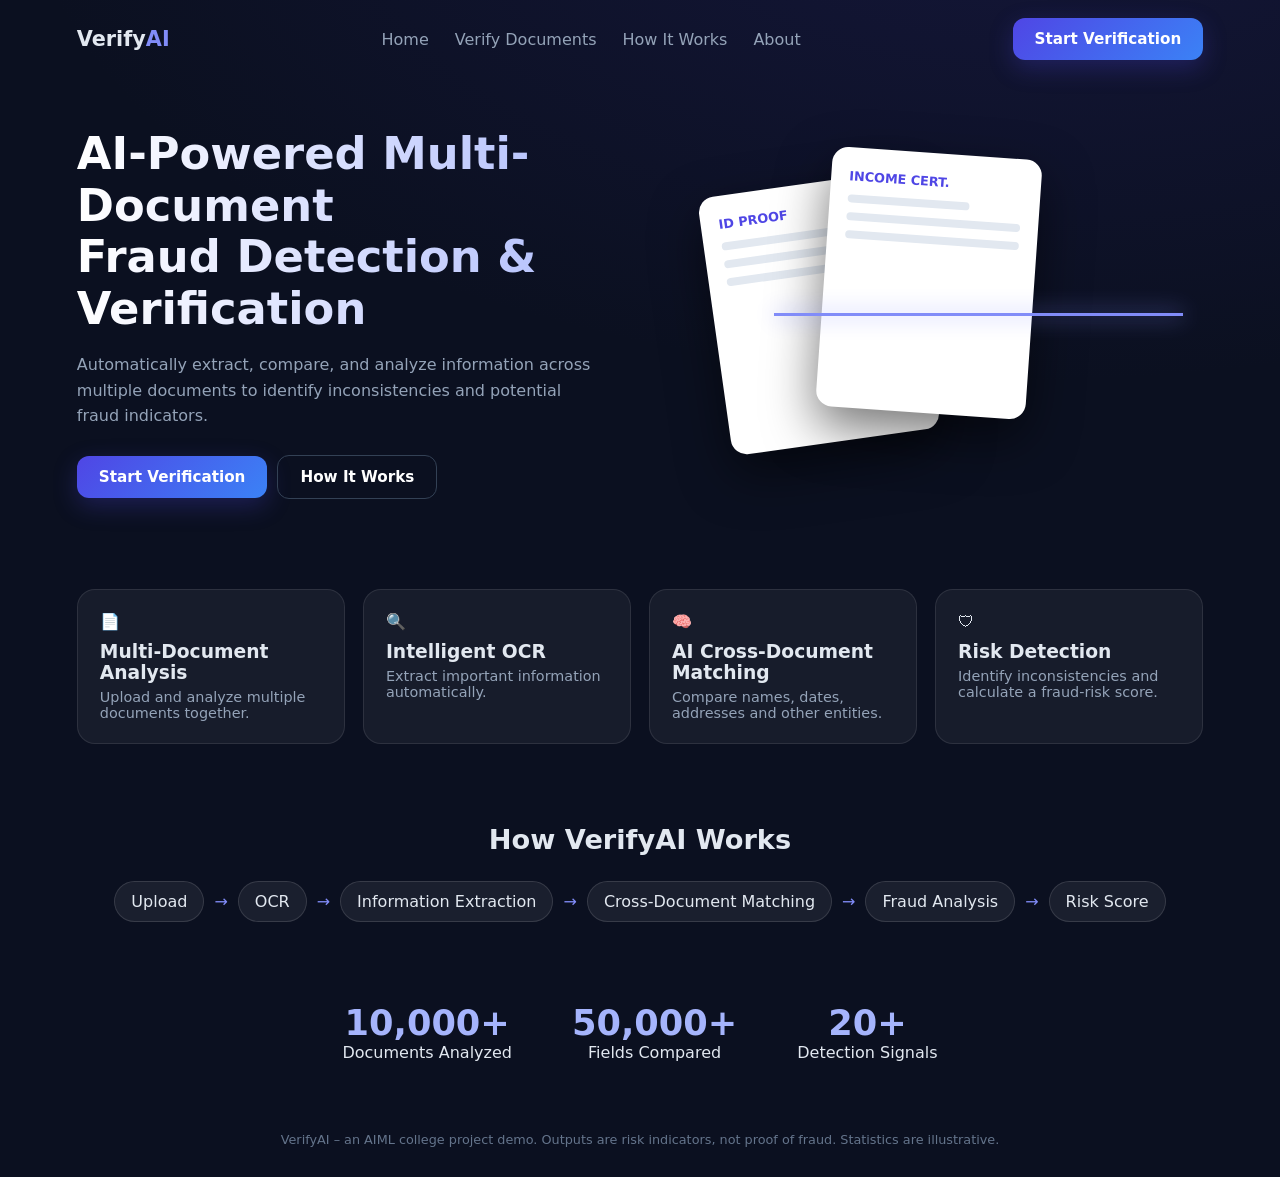
<file: frontend/index.html>
<!doctype html><html lang=en><head><meta charset="utf-8"><meta name="viewport" content="width=device-width,initial-scale=1"><link rel="stylesheet" href="css/style.css"><title>VerifyAI – Document Fraud Detection</title></head><body>
<header class=nav><a class=logo href=index.html>Verify<span>AI</span></a><nav><a href=index.html>Home</a><a href=upload.html>Verify Documents</a><a href="#how">How It Works</a><a href="#about">About</a></nav><a class=btn href=upload.html>Start Verification</a></header>
<section class=hero><div><h1>AI-Powered Multi-Document<br>Fraud Detection &amp; Verification</h1><p>Automatically extract, compare, and analyze information across multiple documents to identify inconsistencies and potential fraud indicators.</p><a class=btn href=upload.html>Start Verification</a><a class="btn ghost" href="#how">How It Works</a></div>
<div class=vis><div class=vdoc><b>ID PROOF</b><i></i><i></i><i></i></div><div class=vdoc><b>INCOME CERT.</b><i></i><i></i><i></i></div><div class=scan></div></div></section>
<section class=sec><div class=grid4><div class=dark>📄<h3>Multi-Document Analysis</h3><p>Upload and analyze multiple documents together.</p></div><div class=dark>🔍<h3>Intelligent OCR</h3><p>Extract important information automatically.</p></div><div class=dark>🧠<h3>AI Cross-Document Matching</h3><p>Compare names, dates, addresses and other entities.</p></div><div class=dark>🛡<h3>Risk Detection</h3><p>Identify inconsistencies and calculate a fraud-risk score.</p></div></div></section>
<section class=sec id=how><h2>How VerifyAI Works</h2><div class=flow><span>Upload</span><em>→</em><span>OCR</span><em>→</em><span>Information Extraction</span><em>→</em><span>Cross-Document Matching</span><em>→</em><span>Fraud Analysis</span><em>→</em><span>Risk Score</span></div></section>
<section class=sec><div class=stats><div><b>10,000+</b>Documents Analyzed</div><div><b>50,000+</b>Fields Compared</div><div><b>20+</b>Detection Signals</div></div></section>
<footer id=about>VerifyAI – an AIML college project demo. Outputs are risk indicators, not proof of fraud. Statistics are illustrative.</footer></body></html>
</file>
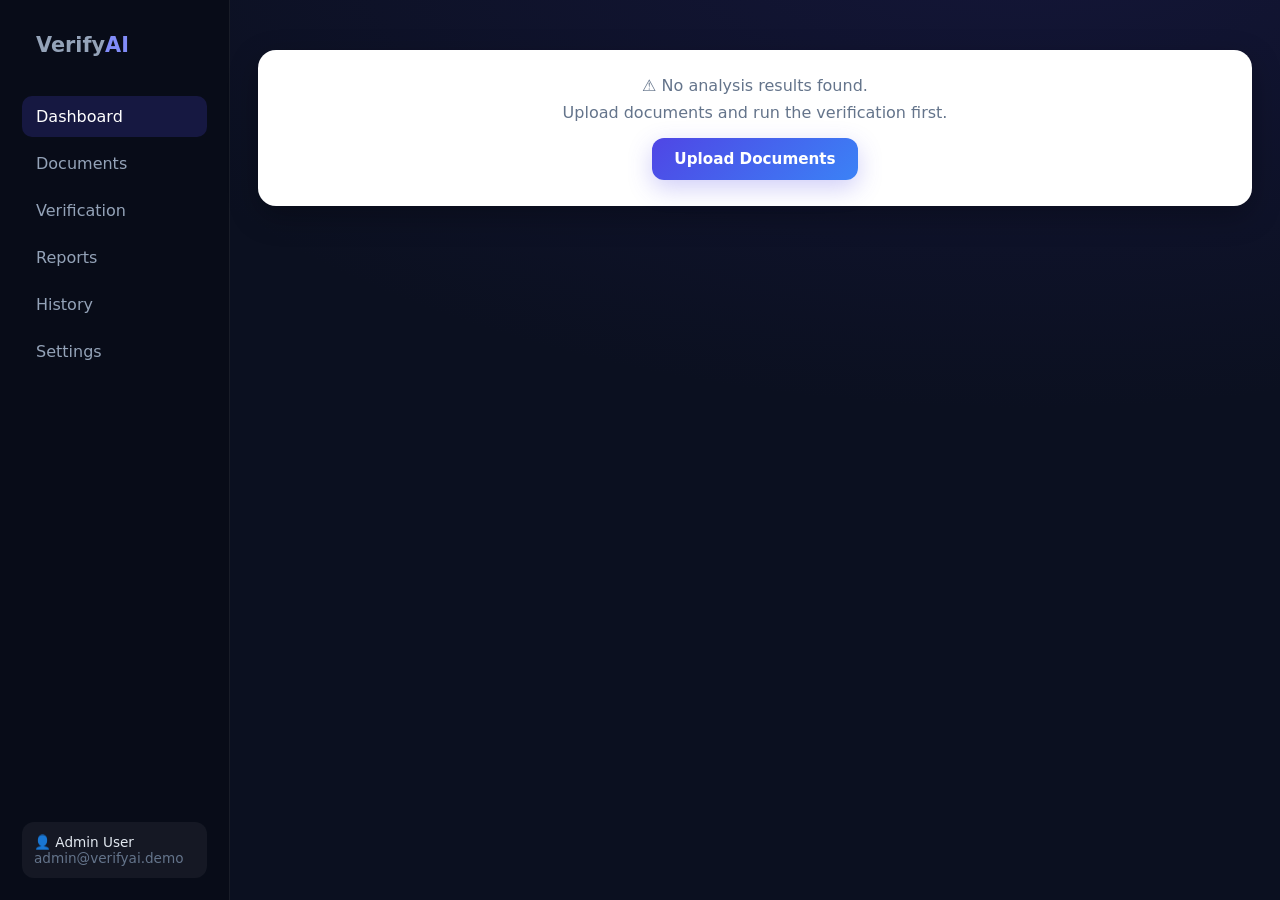
<file: frontend/dashboard.html>
<!doctype html><html lang=en><head><meta charset="utf-8"><meta name="viewport" content="width=device-width,initial-scale=1"><link rel="stylesheet" href="css/style.css"><title>Dashboard – VerifyAI</title></head><body data-page="dashboard"><div class=app><aside id=side data-on="Dashboard"></aside><main class=main><div class=top><button class=ham>☰</button></div>
<div id=head></div><div class="row r2" style="margin-top:20px"><div class=card id=risk></div><div><div class="row r4" id=metrics></div></div></div>
<div class=card><h3>Document Comparison</h3><div id=cmp></div></div>
<div class=card><h3>Risk Indicators</h3><div id=inds></div></div>
<div class=card><h3>🧠 Verification Summary</h3><div id=sum></div></div>
<div class=card><h3>Documents</h3><div class=tools><input id=q placeholder="Search documents..."><select id=f><option value="">All statuses</option><option value=ok>Consistent</option><option value=warn>Review</option><option value=bad>Inconsistent</option><option value=na>Not compared</option></select></div><div id=docs></div></div>
<a class=btn href=report.html>View Report</a></main></div>
<div class=ov id=modal onclick="if(event.target===this)this.classList.remove('show')"><div class=box id=mb></div></div>
<script src=js/api.js></script><script src=js/app.js></script><script src=js/dashboard.js></script></body></html>
</file>
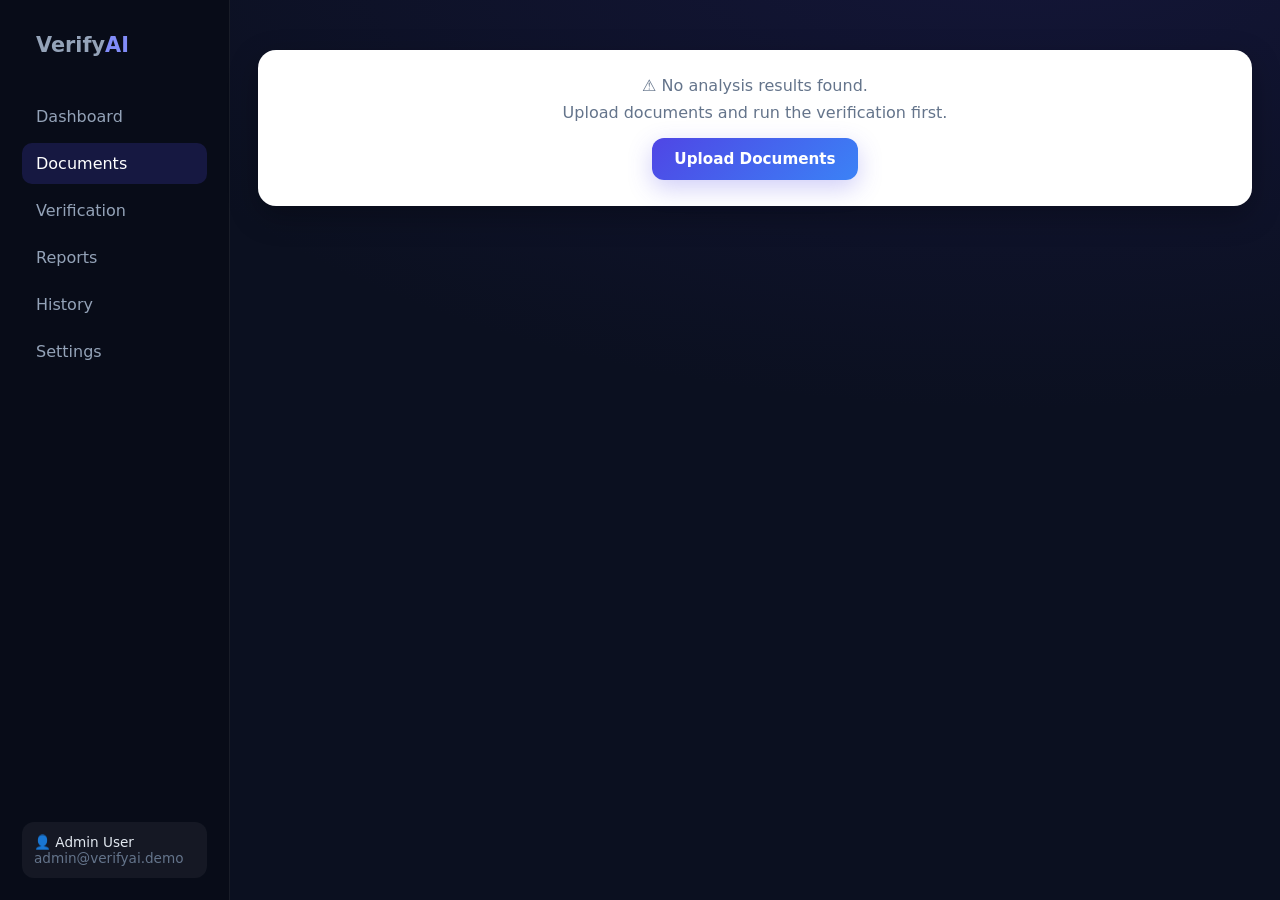
<file: frontend/document.html>
<!doctype html><html lang=en><head><meta charset="utf-8"><meta name="viewport" content="width=device-width,initial-scale=1"><link rel="stylesheet" href="css/style.css"><title>Document Details – VerifyAI</title></head><body data-page="document"><div class=app><aside id=side data-on="Documents"></aside><main class=main><div class=top><button class=ham>☰</button></div>
<div id=doc></div></main></div><script src=js/api.js></script><script src=js/app.js></script><script src=js/dashboard.js></script></body></html>
</file>
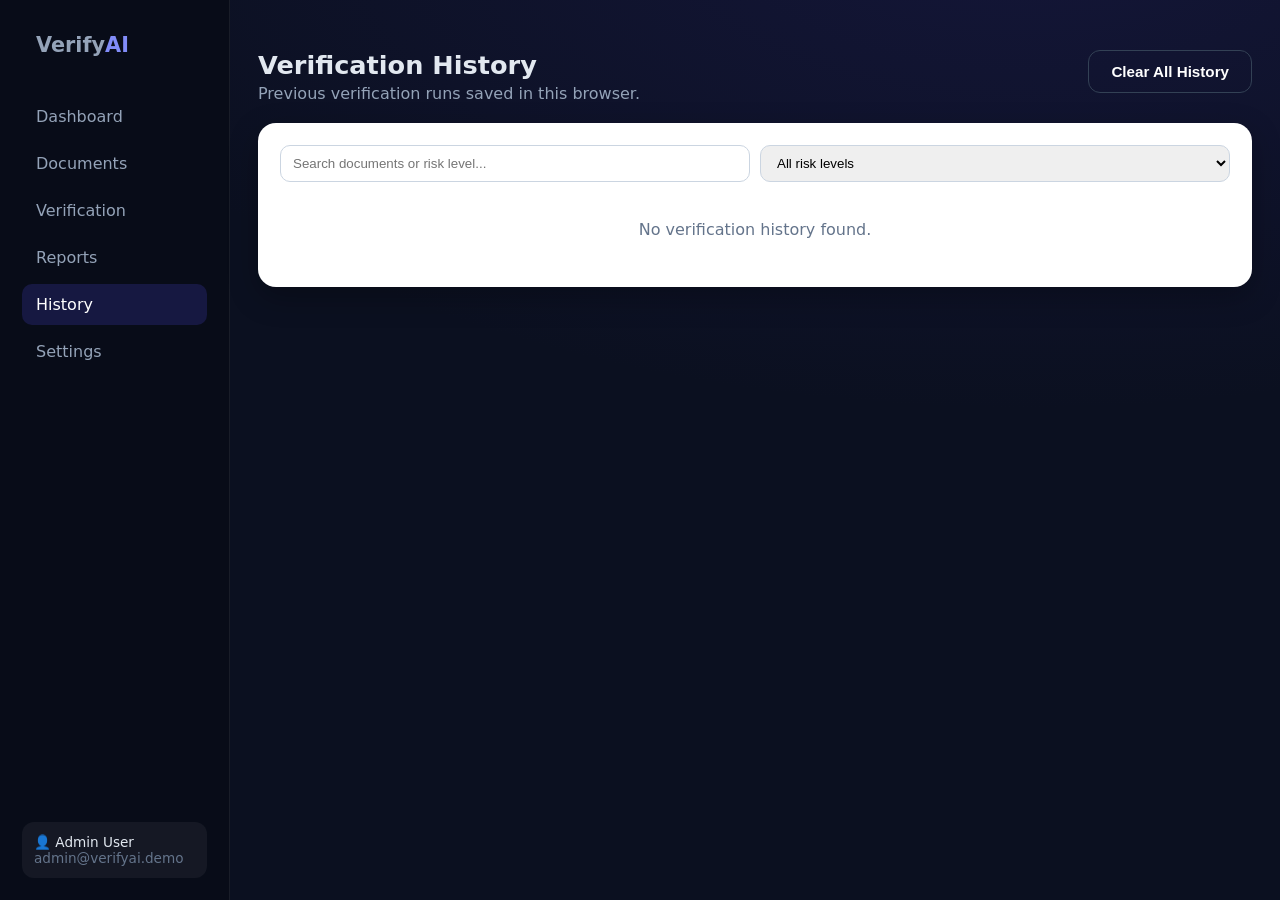
<file: frontend/history.html>
<!doctype html><html lang="en"><head><meta charset="utf-8"><meta name="viewport" content="width=device-width,initial-scale=1"><link rel="stylesheet" href="css/style.css"><title>History – VerifyAI</title></head><body data-page="history"><div class="app"><aside id="side" data-on="History"></aside><main class="main"><div class="top"><button class="ham">☰</button></div><div class="page-head"><div><h2>Verification History</h2><div class="sub">Previous verification runs saved in this browser.</div></div><button class="btn ghost" id="clearHistory">Clear All History</button></div><div class="card"><div class="tools"><input id="historySearch" placeholder="Search documents or risk level..."><select id="historyFilter"><option value="">All risk levels</option><option>LOW</option><option>MEDIUM</option><option>HIGH</option></select></div><div id="historyList"></div></div></main></div><script src="js/api.js"></script><script src="js/app.js"></script><script src="js/history.js"></script></body></html>
</file>
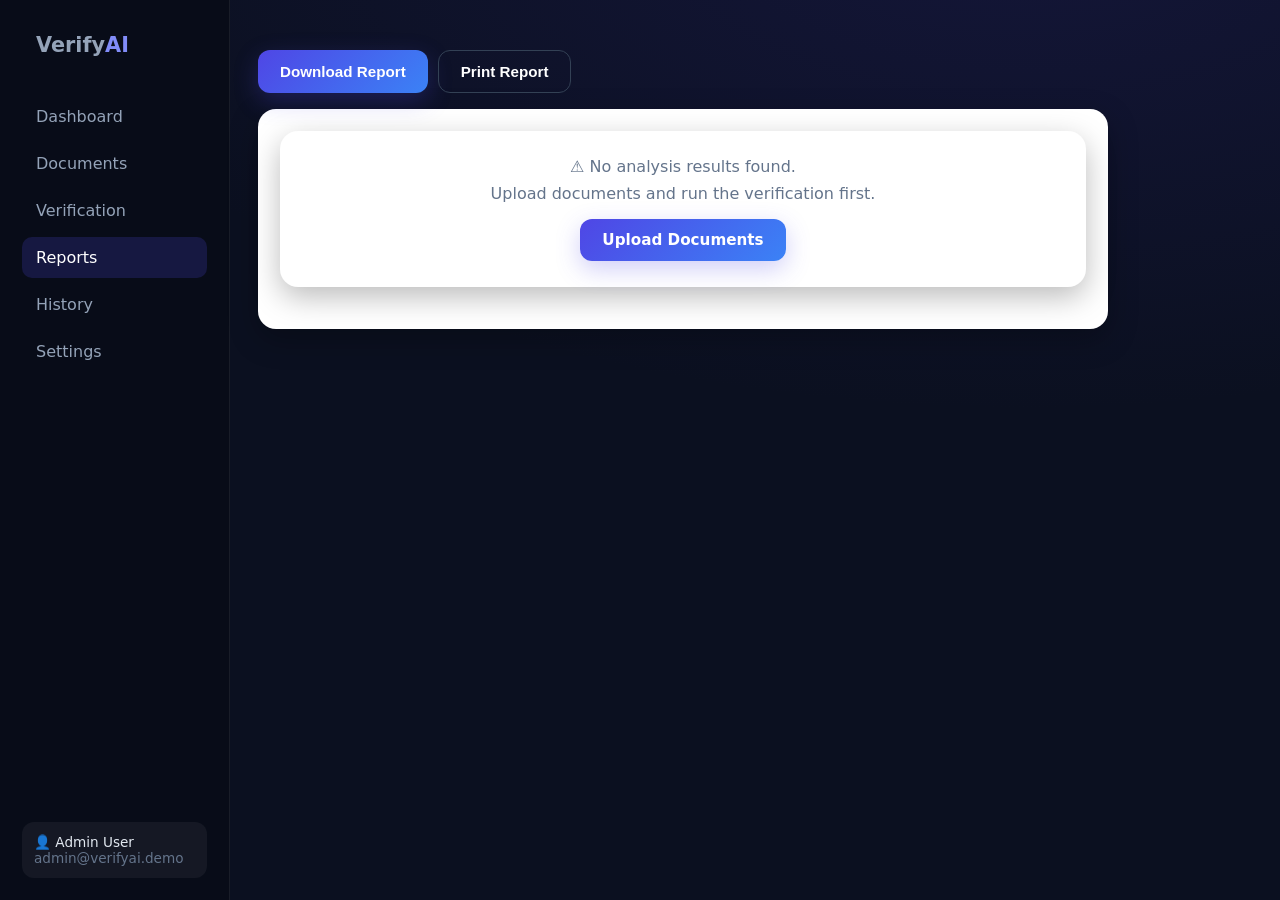
<file: frontend/report.html>
<!doctype html><html lang=en><head><meta charset="utf-8"><meta name="viewport" content="width=device-width,initial-scale=1"><link rel="stylesheet" href="css/style.css"><title>Report – VerifyAI</title></head><body data-page="report"><div class=app><aside id=side data-on="Reports"></aside><main class=main><div class=top><button class=ham>☰</button></div>
<div class=noprint style="display:flex;gap:10px;margin-bottom:16px"><button class=btn id=dl>Download Report</button><button class="btn ghost" id=pr>Print Report</button></div><div class="card rep" id=rep></div></main></div><script src=js/api.js></script><script src=js/app.js></script><script src=js/dashboard.js></script></body></html>
</file>
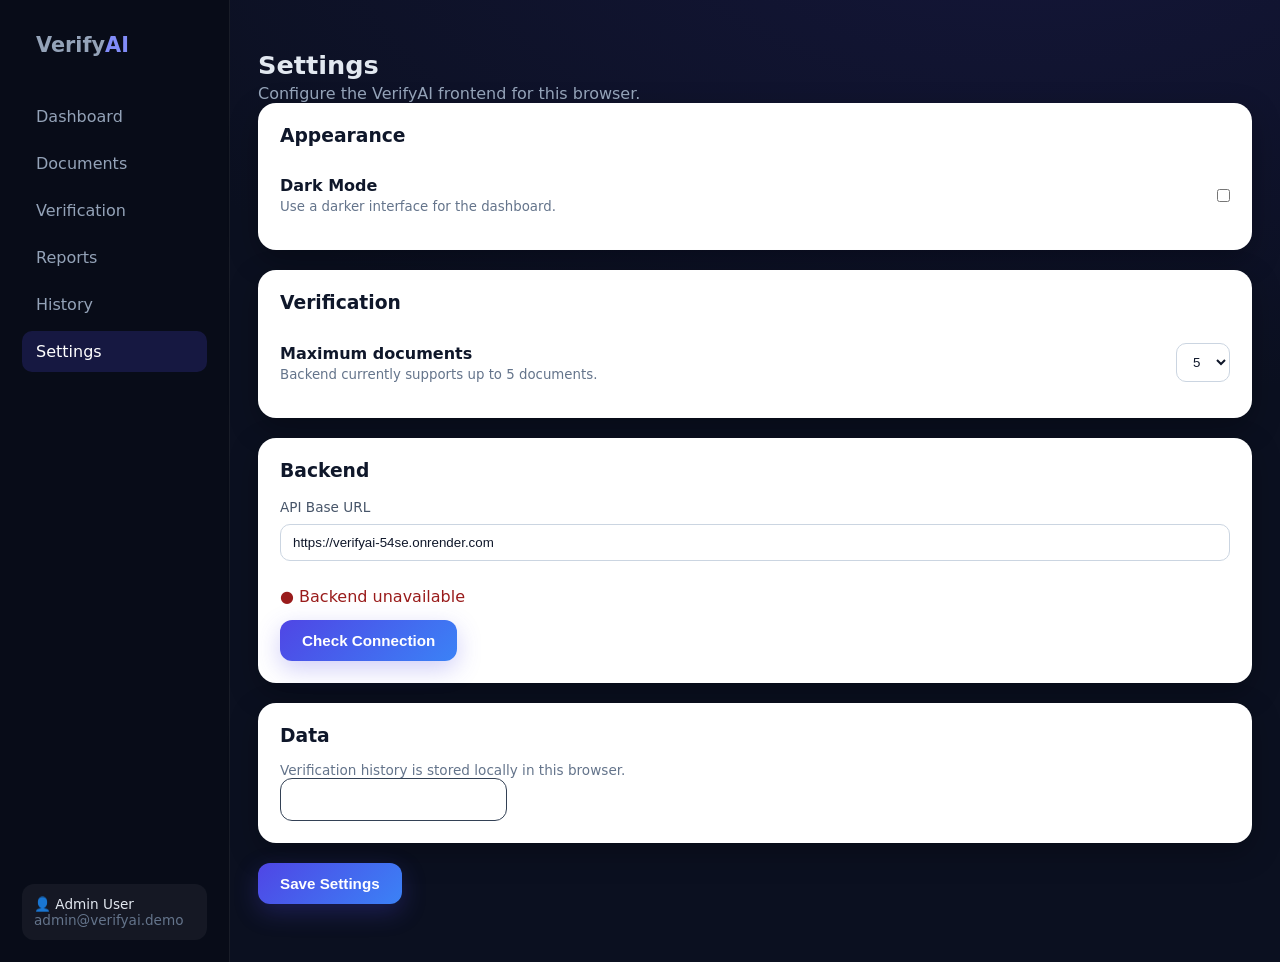
<file: frontend/settings.html>
<!doctype html><html lang="en"><head><meta charset="utf-8"><meta name="viewport" content="width=device-width,initial-scale=1"><link rel="stylesheet" href="css/style.css"><title>Settings – VerifyAI</title></head><body data-page="settings"><div class="app"><aside id="side" data-on="Settings"></aside><main class="main"><div class="top"><button class="ham">☰</button></div><h2>Settings</h2><div class="sub">Configure the VerifyAI frontend for this browser.</div><div class="card settings-card"><h3>Appearance</h3><label class="setting-row"><span><b>Dark Mode</b><small>Use a darker interface for the dashboard.</small></span><input type="checkbox" id="darkMode"></label></div><div class="card settings-card"><h3>Verification</h3><label class="setting-row"><span><b>Maximum documents</b><small>Backend currently supports up to 5 documents.</small></span><select id="maxDocuments"><option value="1">1</option><option value="2">2</option><option value="3">3</option><option value="4">4</option><option value="5">5</option></select></label></div><div class="card settings-card"><h3>Backend</h3><label class="field-label">API Base URL</label><input class="settings-input" id="apiUrl" placeholder="http://127.0.0.1:8000"><div class="setting-status" id="apiStatus">Checking backend...</div><button class="btn" id="checkApi">Check Connection</button></div><div class="card settings-card"><h3>Data</h3><p class="mut">Verification history is stored locally in this browser.</p><button class="btn ghost" id="clearSettingsHistory">Clear Verification History</button></div><div class="settings-save"><button class="btn" id="saveSettings">Save Settings</button><span class="mut" id="savedMsg"></span></div></main></div><script src="js/api.js"></script><script src="js/app.js"></script><script src="js/settings.js"></script></body></html>
</file>
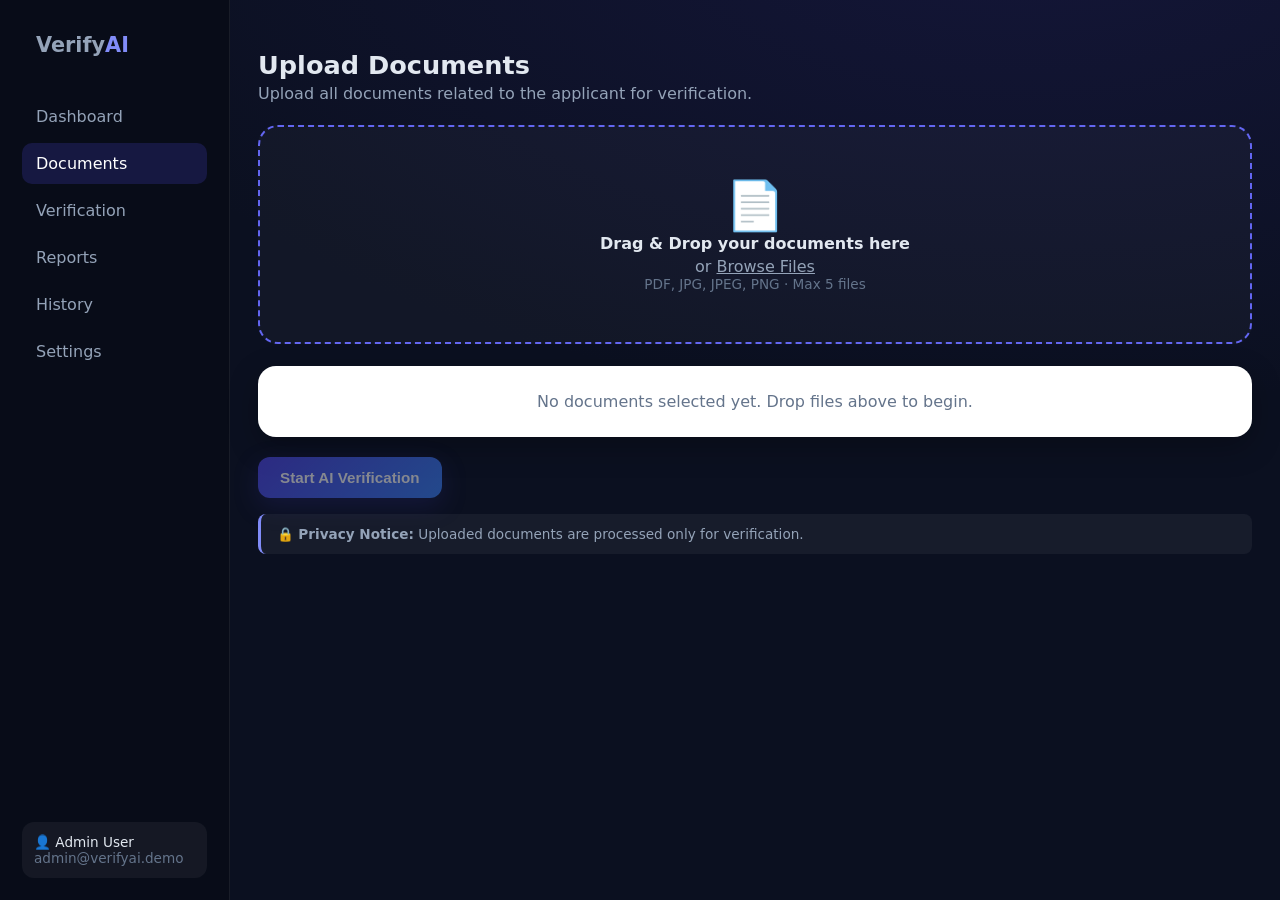
<file: frontend/upload.html>
<!doctype html><html lang=en><head><meta charset="utf-8"><meta name="viewport" content="width=device-width,initial-scale=1"><link rel="stylesheet" href="css/style.css"><title>Upload – VerifyAI</title></head><body data-page="upload"><div class=app><aside id=side data-on="Documents"></aside><main class=main><div class=top><button class=ham>☰</button></div>
<h2>Upload Documents</h2><div class=sub>Upload all documents related to the applicant for verification.</div>
<div class=drop id=drop><div class=ic>📄</div><b>Drag &amp; Drop your documents here</b><p class=sub>or <u>Browse Files</u></p><p class=mut>PDF, JPG, JPEG, PNG · Max 5 files</p><input id=pick type=file multiple accept=".pdf,.jpg,.jpeg,.png" hidden></div>
<div id=list></div>
<div style="margin-top:16px"><button class=btn id=go>Start AI Verification</button></div>
<div class=note>🔒 <b>Privacy Notice:</b> Uploaded documents are processed only for verification.</div></main></div>
<div class=ov id=ov><div class=box id=ob></div></div>
<script src=js/api.js></script><script src=js/app.js></script><script src=js/upload.js></script></body></html>
</file>
<file: frontend/css/style.css>
/* VerifyAI – shared styles */
*{box-sizing:border-box;margin:0}
:root{--bg:#0b1020;--ink:#0f172a;--mut:#64748b;--a:#4f46e5;--b:#3b82f6;--g:#16a34a;--y:#d97706;--r:#dc2626}
body{font-family:Inter,system-ui,sans-serif;background:radial-gradient(1000px 500px at 80% -10%,#26226b55,transparent),var(--bg);color:#e2e8f0;min-height:100vh}
a{color:inherit;text-decoration:none}
.logo{font-weight:800;font-size:1.3rem}.logo span{color:#818cf8}
.nav{display:flex;justify-content:space-between;align-items:center;padding:18px 6%}
.nav nav{display:flex;gap:26px;color:#94a3b8}.nav nav a:hover{color:#fff}
.btn{background:linear-gradient(135deg,var(--a),var(--b));color:#fff;border:0;padding:12px 22px;border-radius:12px;font-weight:600;cursor:pointer;display:inline-block;font-size:.95rem;box-shadow:0 8px 24px #4f46e544}
.btn.ghost{background:transparent;border:1px solid #334155;box-shadow:none}.btn.sm{padding:7px 14px;font-size:.8rem}
.btn:disabled{opacity:.5;cursor:not-allowed}
.hero{display:grid;grid-template-columns:1.1fr .9fr;gap:40px;padding:50px 6%;align-items:center}
h1{font-size:2.8rem;line-height:1.15;background:linear-gradient(90deg,#fff,#a5b4fc);-webkit-background-clip:text;color:transparent}
.hero p{color:#94a3b8;margin:18px 0 26px;max-width:520px;line-height:1.6}.hero .btn{margin-right:10px}
.vis{position:relative;height:320px}
.vdoc{position:absolute;width:210px;height:260px;border-radius:16px;background:#fff;color:var(--ink);padding:18px;box-shadow:0 20px 50px #0008}
.vdoc i{display:block;height:8px;border-radius:4px;background:#e2e8f0;margin:10px 0}.vdoc i:nth-child(2){width:70%}
.vdoc b{font-size:.8rem;color:var(--a)}
.vdoc:nth-child(1){left:0;top:30px;transform:rotate(-8deg)}.vdoc:nth-child(2){left:110px;top:0;transform:rotate(4deg)}
.scan{position:absolute;left:60px;right:20px;top:50%;height:3px;background:#818cf8;box-shadow:0 0 22px #818cf8;animation:sc 3s ease-in-out infinite alternate}
@keyframes sc{from{top:12%}to{top:88%}}
.sec{padding:40px 6%}.sec h2{text-align:center;margin-bottom:26px;font-size:1.7rem}
.grid4{display:grid;grid-template-columns:repeat(auto-fit,minmax(210px,1fr));gap:18px}
.dark{background:#ffffff0d;border:1px solid #ffffff18;border-radius:18px;padding:22px}.dark h3{margin:10px 0 6px}.dark p{color:#94a3b8;font-size:.9rem}
.flow{display:flex;flex-wrap:wrap;justify-content:center;gap:10px;align-items:center}
.flow span{background:#ffffff10;border:1px solid #ffffff20;padding:10px 16px;border-radius:99px}.flow em{color:#818cf8;font-style:normal}
.stats{display:flex;justify-content:center;gap:60px;flex-wrap:wrap;text-align:center}.stats b{font-size:2.2rem;display:block;color:#a5b4fc}
footer{text-align:center;color:#64748b;padding:30px;font-size:.8rem}
.app{display:grid;grid-template-columns:230px 1fr;min-height:100vh}
.side{background:#080c18;padding:22px;display:flex;flex-direction:column;gap:6px;border-right:1px solid #ffffff12}
.side .logo{margin-bottom:22px}.side a{padding:11px 14px;border-radius:10px;color:#94a3b8}
.side a:hover,.side a.on{background:#4f46e533;color:#fff}.prof{margin-top:auto;padding:12px;border-radius:12px;background:#ffffff0d;font-size:.85rem}
.main{padding:28px;min-width:0}.top{display:flex;align-items:center;gap:12px;margin-bottom:22px}.ham{display:none;background:#ffffff14;border:0;color:#fff;font-size:1.3rem;padding:6px 12px;border-radius:8px}
.main h2{font-size:1.6rem}.sub{color:#94a3b8;margin-top:4px}
.card{background:#fff;color:var(--ink);border-radius:18px;padding:22px;box-shadow:0 10px 30px #0004;margin-bottom:20px}
.card h3{margin-bottom:12px}.mut{color:var(--mut);font-size:.85rem}
.row{display:grid;gap:20px}.r2{grid-template-columns:1.1fr 1.5fr}.r4{grid-template-columns:repeat(auto-fit,minmax(190px,1fr))}
.ring{--p:0;--c:var(--g);width:170px;height:170px;border-radius:50%;background:conic-gradient(var(--c) calc(var(--p)*1%),#e2e8f0 0);display:grid;place-items:center;margin:auto}
.ring div{width:134px;height:134px;border-radius:50%;background:#fff;display:grid;place-items:center;text-align:center;font-size:2.2rem;font-weight:800}.ring small{display:block;font-size:.7rem;color:var(--mut);font-weight:500}
.big{font-size:1.8rem;font-weight:800}
.b{padding:3px 11px;border-radius:99px;font-size:.75rem;font-weight:700;display:inline-block;white-space:nowrap}
.ok{background:#dcfce7;color:#166534}.warn{background:#fef3c7;color:#92400e}.bad{background:#fee2e2;color:#991b1b}
.bar{height:8px;background:#e2e8f0;border-radius:9px;overflow:hidden;margin:8px 0}.bar i{display:block;height:100%;background:linear-gradient(90deg,var(--a),var(--b));width:0;transition:width .3s}
.tw{overflow-x:auto}table{width:100%;border-collapse:collapse;font-size:.9rem}th,td{text-align:left;padding:11px 10px;border-bottom:1px solid #e2e8f0}th{color:var(--mut);font-size:.75rem;text-transform:uppercase}
td.diff{color:var(--r);font-weight:700}
.ind{border-left:4px solid;padding:10px 14px;margin-bottom:12px;background:#f8fafc;border-radius:0 10px 10px 0;color:var(--ink)}
.ind.ok{border-color:var(--g)}.ind.warn{border-color:var(--y)}.ind.bad{border-color:var(--r)}.ind p{color:var(--mut);font-size:.88rem;margin-top:4px}
.dl{display:flex;justify-content:space-between;align-items:center;gap:10px;padding:12px 0;border-bottom:1px solid #e2e8f0;flex-wrap:wrap}
.dl>div:first-child{flex:1;min-width:180px}
.tools{display:flex;gap:10px;margin-bottom:12px}.tools input,.tools select{padding:9px 12px;border:1px solid #cbd5e1;border-radius:10px;flex:1}
.drop{border:2px dashed #6366f1;border-radius:20px;padding:50px 20px;text-align:center;background:#ffffff08;cursor:pointer;transition:.2s;margin:22px 0}
.drop.over{background:#4f46e533}.drop .ic{font-size:3rem}
.note{background:#ffffff0d;border-left:3px solid #818cf8;padding:12px 16px;border-radius:8px;color:#94a3b8;font-size:.85rem;margin-top:16px}
.empty{text-align:center;color:var(--mut);padding:26px}
.preview{background:#f1f5f9;border-radius:12px;padding:26px;min-height:380px}.preview i{display:block;height:10px;background:#cbd5e1;border-radius:5px;margin:14px 0}
.kv{display:grid;grid-template-columns:140px 1fr;gap:8px;padding:8px 0;border-bottom:1px solid #f1f5f9}.kv span{color:var(--mut)}
.ov{position:fixed;inset:0;background:#0b1020ee;display:none;place-items:center;z-index:50;padding:16px}.ov.show{display:grid}
.box{background:#fff;color:var(--ink);border-radius:20px;padding:28px;max-width:460px;width:100%}
.steps div{padding:5px 0;color:var(--mut)}.steps .d{color:var(--g)}.steps .c{color:var(--a);font-weight:700}
#toasts{position:fixed;right:18px;bottom:18px;z-index:99;display:grid;gap:8px}.toast{background:#1e293b;color:#fff;padding:12px 18px;border-radius:12px;border-left:4px solid var(--g);animation:in .3s}.toast.bad{border-color:var(--r)}
@keyframes in{from{transform:translateY(10px);opacity:0}}
.rep{max-width:850px}.rep h4{margin:18px 0 8px;color:var(--a)}
@media(max-width:860px){.hero,.r2{grid-template-columns:1fr}.vis{display:none}h1{font-size:2.1rem}.nav nav{display:none}.app{grid-template-columns:1fr}
.side{position:fixed;inset:0 35% 0 0;z-index:40;transform:translateX(-100%);transition:.25s}.side.open{transform:none}.ham{display:block}.main{padding:18px}}
@media print{body{background:#fff}.side,.top,.noprint{display:none!important}.app{display:block}.card{box-shadow:none}}

.na{background:#e2e8f0;color:#475569}.spin{display:inline-block;animation:spin 1s linear infinite}@keyframes spin{to{transform:rotate(360deg)}}

.page-head{display:flex;justify-content:space-between;align-items:flex-start;gap:16px;margin-bottom:20px}.history-item{display:flex;justify-content:space-between;align-items:center;gap:18px;padding:18px 0;border-bottom:1px solid #e2e8f0}.history-item:last-child{border-bottom:0}.history-actions{display:flex;align-items:center;gap:10px;flex-wrap:wrap}.settings-card h3{margin-bottom:16px}.setting-row{display:flex;justify-content:space-between;align-items:center;gap:20px;padding:14px 0}.setting-row small{display:block;color:var(--mut);margin-top:4px}.setting-row select,.settings-input{padding:10px 12px;border:1px solid #cbd5e1;border-radius:10px;background:#fff;color:#0f172a}.setting-status{margin:14px 0;color:#64748b}.setting-status.connected{color:#166534}.setting-status.disconnected{color:#991b1b}.settings-input{width:100%;box-sizing:border-box;margin:8px 0 12px}.field-label{font-size:.85rem;color:#475569}.settings-save{display:flex;align-items:center;gap:12px;margin-bottom:30px}.settings-dark{filter:invert(.92) hue-rotate(180deg)}.settings-dark img{filter:invert(1) hue-rotate(180deg)}@media(max-width:700px){.page-head,.history-item{flex-direction:column;align-items:stretch}.history-actions{justify-content:flex-start}}
</file>
